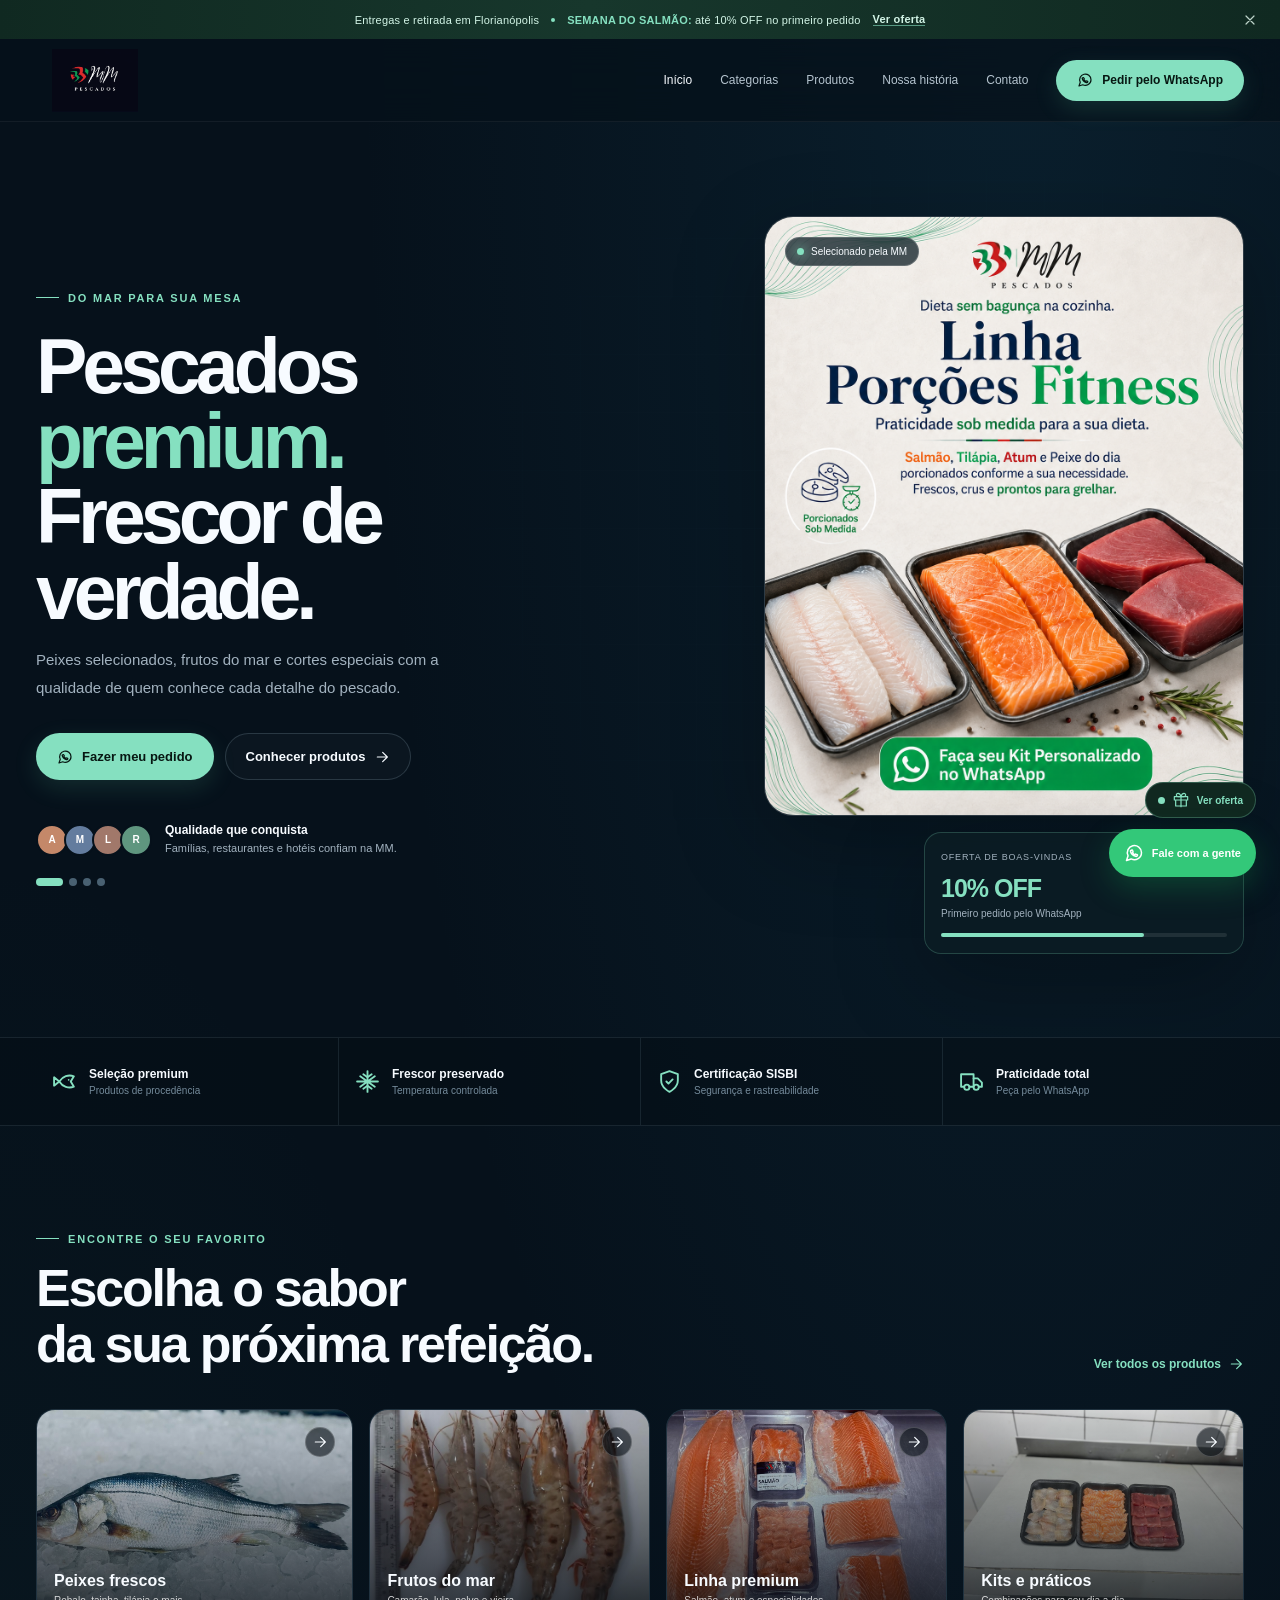
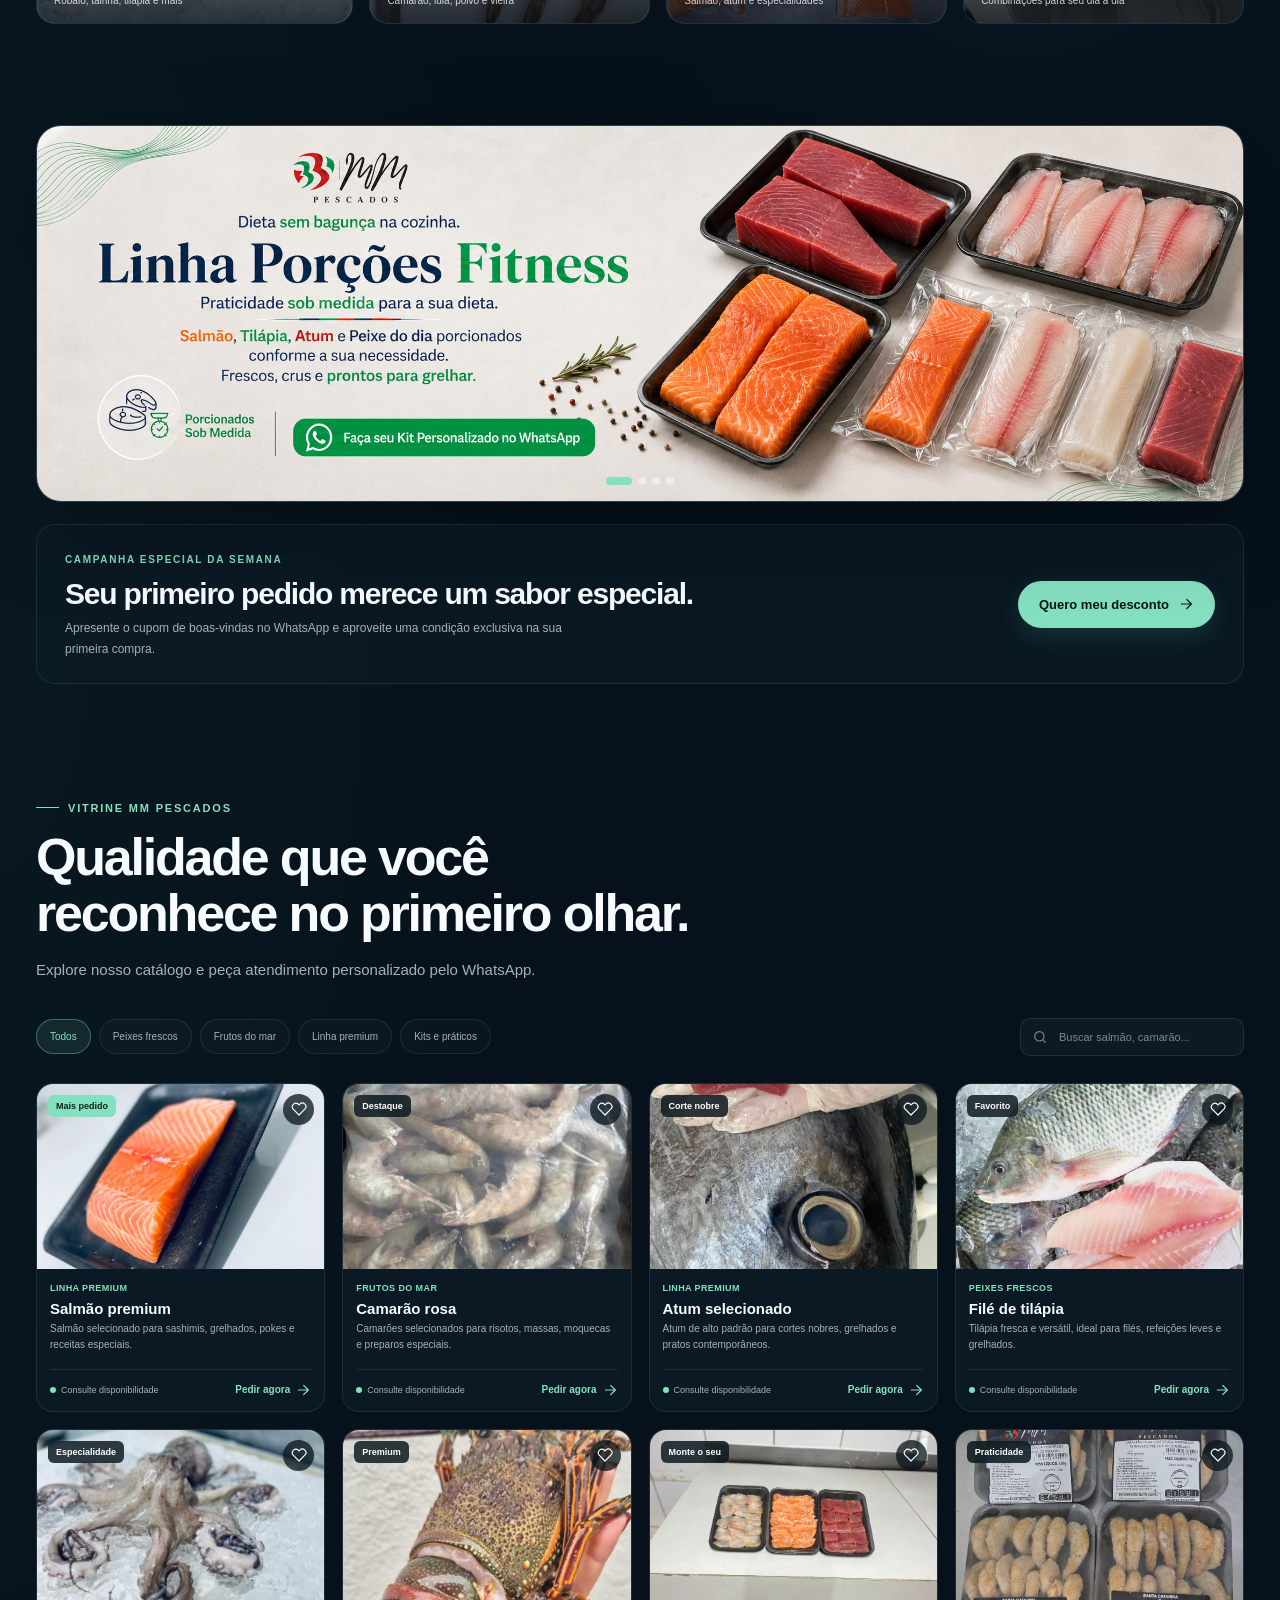
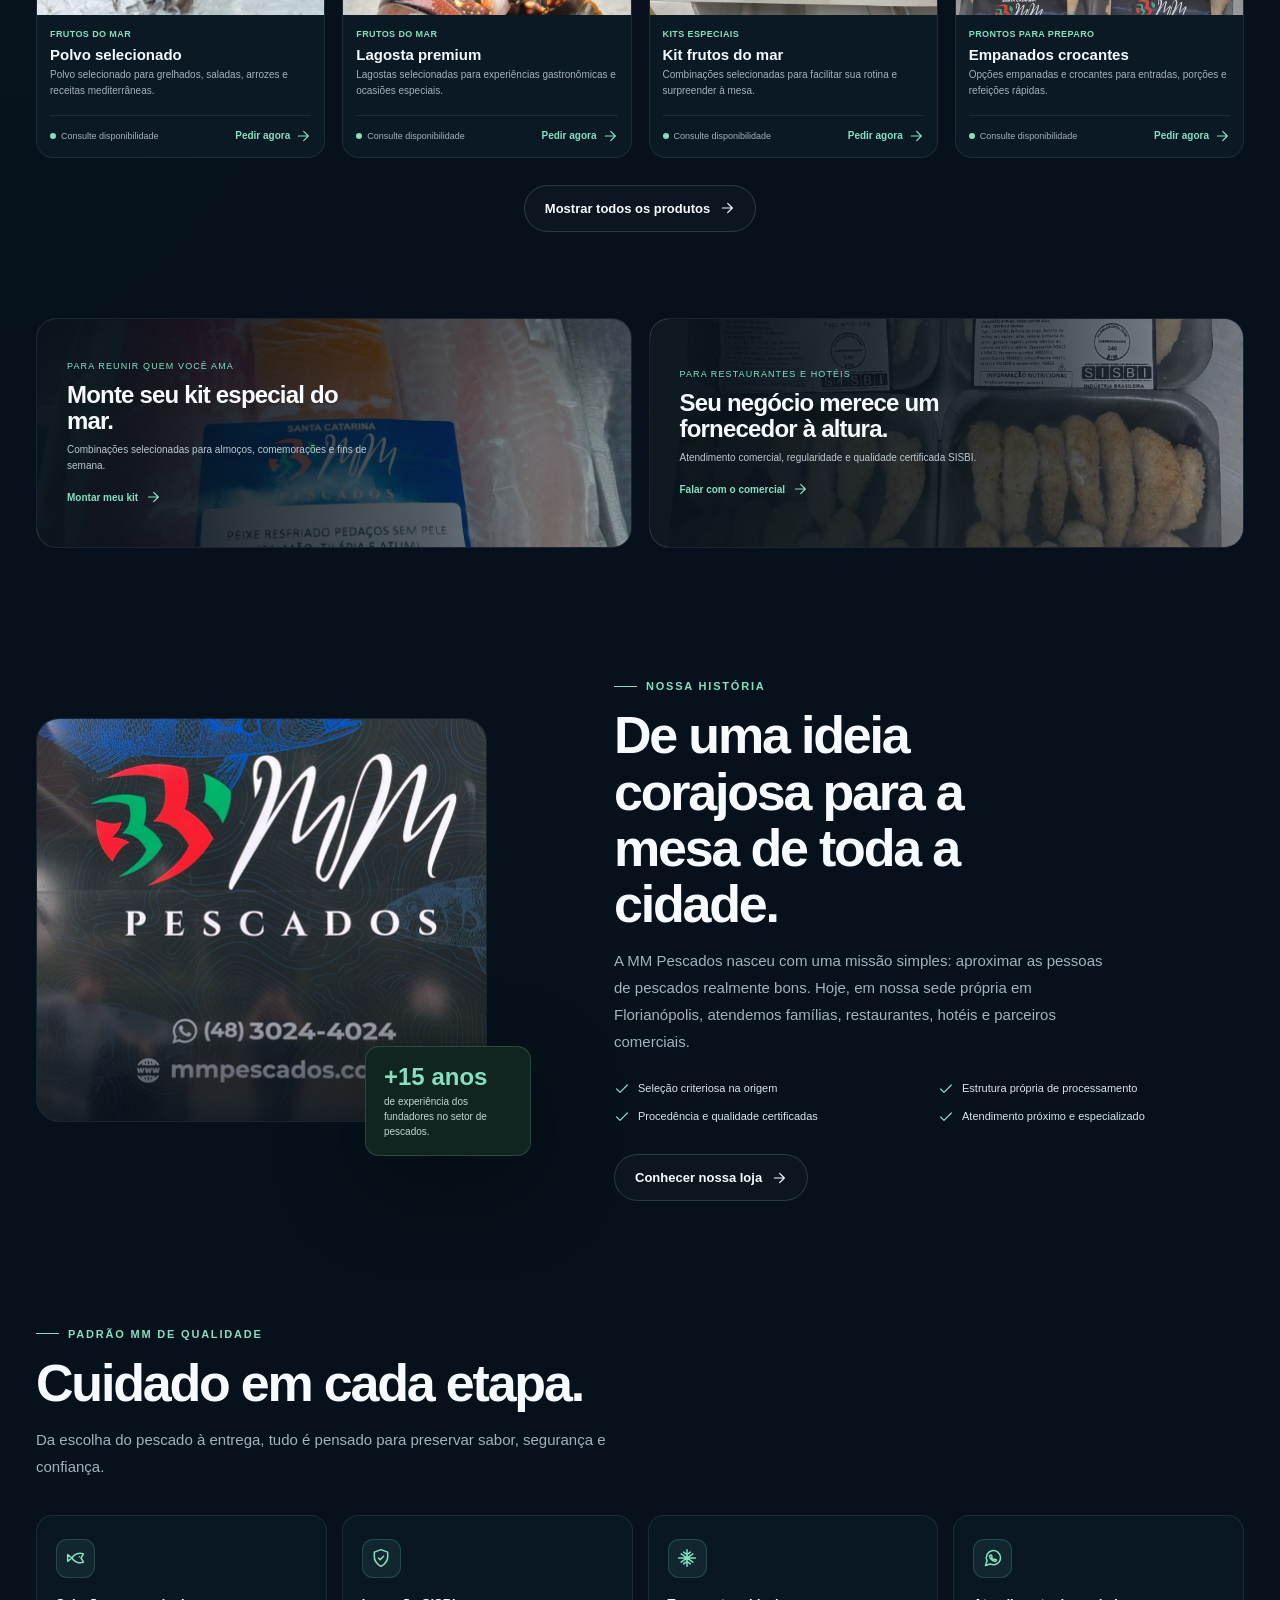
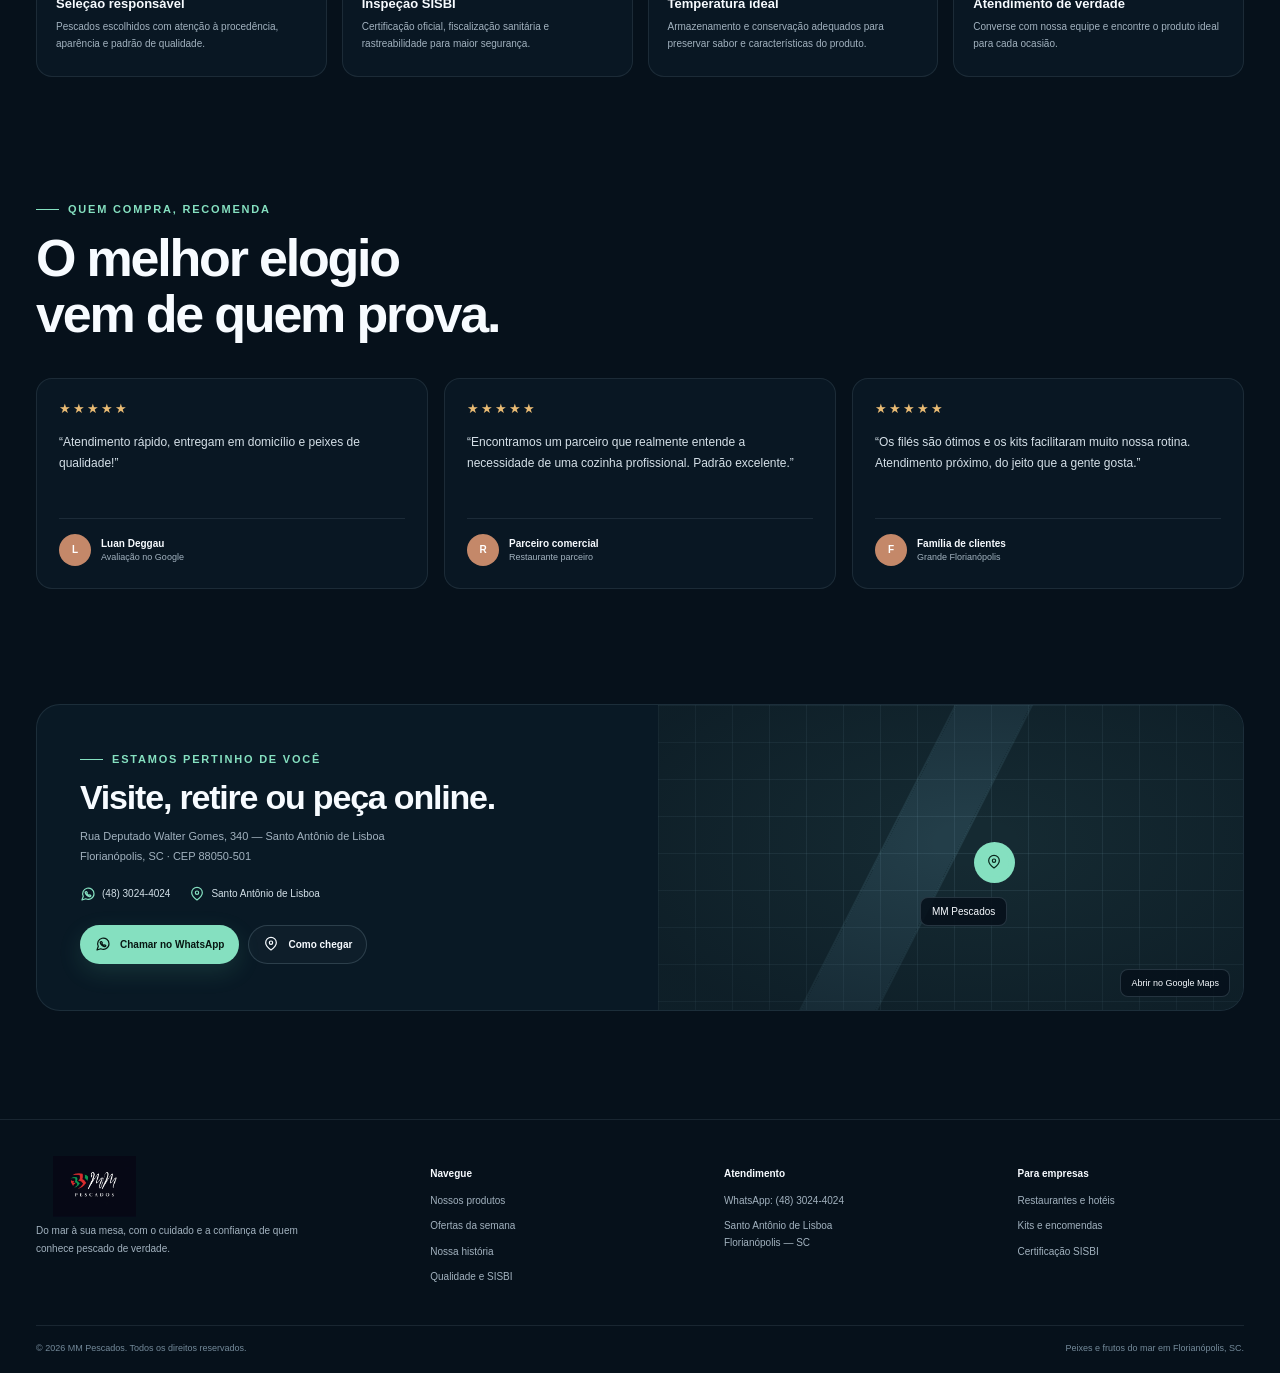
<file: index.html>
<!DOCTYPE html>
<html lang="pt-BR">
<head>
  <!-- Google Tag Manager -->
  <script>(function(w,d,s,l,i){w[l]=w[l]||[];w[l].push({'gtm.start':
  new Date().getTime(),event:'gtm.js'});var f=d.getElementsByTagName(s)[0],
  j=d.createElement(s),dl=l!='dataLayer'?'&l='+l:'';j.async=true;j.src=
  'https://www.googletagmanager.com/gtm.js?id='+i+dl;f.parentNode.insertBefore(j,f);
  })(window,document,'script','dataLayer','GTM-KS7DFMBF');</script>
  <!-- End Google Tag Manager -->

  <meta charset="UTF-8" />
  <meta name="viewport" content="width=device-width, initial-scale=1.0" />
  <meta name="theme-color" content="#06111b" />

  <title>MM Pescados | Peixes Frescos e Frutos do Mar em Florianópolis</title>

  <meta name="description" content="MM Pescados em Florianópolis: peixes frescos, filés premium, frutos do mar, congelados e empanados com atendimento pelo WhatsApp, loja virtual e presencial." />
  <meta name="keywords" content="MM Pescados, peixaria Florianópolis, peixes frescos Santo Antônio de Lisboa, frutos do mar Florianópolis, filés de peixe, congelados, empanados, pescados Florianópolis" />
  <meta name="author" content="MM Pescados" />
  <meta name="robots" content="index, follow" />

  <link rel="canonical" href="https://mmpescados.com.br/" />

  <!-- Open Graph -->
  <meta property="og:type" content="website" />
  <meta property="og:locale" content="pt_BR" />
  <meta property="og:url" content="https://mmpescados.com.br/" />
  <meta property="og:site_name" content="MM Pescados" />
  <meta property="og:title" content="MM Pescados | Peixes Frescos e Frutos do Mar" />
  <meta property="og:description" content="Produtos selecionados, frescos e de qualidade premium em Florianópolis. Compre presencialmente, pelo WhatsApp ou loja virtual." />
  <meta property="og:image" content="https://mmpescados.com.br/assets/img/logo.png" />
  <meta property="og:image:secure_url" content="https://mmpescados.com.br/assets/img/logo.png" />
  <meta property="og:image:type" content="image/png" />
  <meta property="og:image:width" content="1200" />
  <meta property="og:image:height" content="1200" />
  <meta property="og:image:alt" content="Logo MM Pescados" />

  <!-- Twitter -->
  <meta name="twitter:card" content="summary_large_image" />
  <meta name="twitter:title" content="MM Pescados | Peixes Frescos em Florianópolis" />
  <meta name="twitter:description" content="Peixes frescos, filés premium, frutos do mar, congelados e empanados com atendimento prático." />
  <meta name="twitter:image" content="https://mmpescados.com.br/assets/img/logo.png" />

  <!-- Favicons -->
  <link rel="icon" type="image/png" href="/assets/img/logo.png" />
  <link rel="shortcut icon" href="/assets/img/logo.png" />
  <link rel="apple-touch-icon" href="/assets/img/logo.png" />

  <!-- Preload dos banners do hero -->
  <link rel="preload" as="image" href="./assets/banner/BANNER1.png" />

  <!-- CSS -->
  <link rel="stylesheet" href="styles.css" />

  <!-- Schema.org -->
  <script type="application/ld+json">
  {
    "@context": "https://schema.org",
    "@type": "Store",
    "name": "MM Pescados",
    "image": "https://mmpescados.com.br/assets/img/logo.png",
    "url": "https://mmpescados.com.br/",
    "telephone": "+55 48 3024-4024",
    "address": {
      "@type": "PostalAddress",
      "streetAddress": "Rua Deputado Walter Gomes, 340",
      "addressLocality": "Florianópolis",
      "addressRegion": "SC",
      "postalCode": "88050-501",
      "addressCountry": "BR"
    },
    "priceRange": "$$",
    "servesCuisine": "Pescados e frutos do mar",
    "areaServed": "Florianópolis"
  }
  </script>
</head>

<body>
  <!-- Google Tag Manager (noscript) -->
  <noscript><iframe src="https://www.googletagmanager.com/ns.html?id=GTM-KS7DFMBF"
  height="0" width="0" style="display:none;visibility:hidden"></iframe></noscript>
  <!-- End Google Tag Manager (noscript) -->

  <svg aria-hidden="true" style="position:absolute;width:0;height:0;overflow:hidden">
    <symbol id="i-arrow" viewBox="0 0 24 24"><path d="M5 12h14M13 5l7 7-7 7"/></symbol>
    <symbol id="i-check" viewBox="0 0 24 24"><path d="M20 6 9 17l-5-5"/></symbol>
    <symbol id="i-fish" viewBox="0 0 24 24"><path d="M7 12c3-5 9-7 14-5l-3 5 3 5c-5 2-11 0-14-5Z"/><path d="m7 12-5-4v8l5-4Z"/><circle cx="16" cy="10.5" r=".8" fill="currentColor" stroke="none"/></symbol>
    <symbol id="i-shield" viewBox="0 0 24 24"><path d="M12 22s8-4 8-11V5l-8-3-8 3v6c0 7 8 11 8 11Z"/><path d="m9 12 2 2 4-4"/></symbol>
    <symbol id="i-truck" viewBox="0 0 24 24"><path d="M10 17h4V5H2v12h3"/><path d="M14 9h4l4 4v4h-3"/><circle cx="7.5" cy="17.5" r="2.5"/><circle cx="16.5" cy="17.5" r="2.5"/></symbol>
    <symbol id="i-snow" viewBox="0 0 24 24"><path d="m2 12 20 0M12 2v20m-7-15 14 10M5 17 19 7"/><path d="m8 5 4 3 4-3m-8 14 4-3 4 3"/></symbol>
    <symbol id="i-search" viewBox="0 0 24 24"><circle cx="11" cy="11" r="7"/><path d="m16 16 4 4"/></symbol>
    <symbol id="i-pin" viewBox="0 0 24 24"><path d="M20 10c0 5-8 11-8 11S4 15 4 10a8 8 0 0 1 16 0Z"/><circle cx="12" cy="10" r="2.5"/></symbol>
    <symbol id="i-heart" viewBox="0 0 24 24"><path d="M20.8 4.6a5.4 5.4 0 0 0-7.6 0L12 5.8l-1.2-1.2a5.4 5.4 0 0 0-7.6 7.6l1.2 1.2L12 21l7.6-7.6 1.2-1.2a5.4 5.4 0 0 0 0-7.6Z"/></symbol>
    <symbol id="i-close" viewBox="0 0 24 24"><path d="m18 6-12 12M6 6l12 12"/></symbol>
    <symbol id="i-menu" viewBox="0 0 24 24"><path d="M4 6h16M4 12h16M4 18h16"/></symbol>
    <symbol id="i-message" viewBox="0 0 24 24"><path d="M21 11.5a8.5 8.5 0 0 1-12.4 7.6L3 21l1.9-5.6A8.5 8.5 0 1 1 21 11.5Z"/><path d="M8.7 8.9c.2-.5.4-.5.7-.5h.4c.1 0 .3 0 .4.3l.7 1.6c.1.2 0 .4-.1.6l-.5.5a6.5 6.5 0 0 0 2.8 2.7l.6-.7c.1-.2.3-.2.5-.1l1.7.8c.2.1.3.2.3.4 0 .4-.2 1-.6 1.2-.4.3-1 .5-1.6.3-3-.9-5.6-3.6-6.2-6-.1-.4 0-.8.2-1.1Z"/></symbol>
    <symbol id="i-bag" viewBox="0 0 24 24"><path d="M6 7h12l1 13H5L6 7Z"/><path d="M9 7V5a3 3 0 0 1 6 0v2"/></symbol>
    <symbol id="i-gift" viewBox="0 0 24 24"><path d="M20 12v9H4v-9m-2-5h20v5H2zM12 22V7"/><path d="M12 7H7.5a2.5 2.5 0 1 1 0-5C11 2 12 7 12 7Zm0 0h4.5a2.5 2.5 0 1 0 0-5C13 2 12 7 12 7Z"/></symbol>
    <symbol id="i-clock" viewBox="0 0 24 24"><circle cx="12" cy="12" r="9"/><path d="M12 7v5l3 2"/></symbol>
  </svg>

  <div class="announcement" id="announcement">
    <span class="delivery-copy">Entregas e retirada em Florianópolis</span>
    <span class="dot"></span>
    <span><strong>SEMANA DO SALMÃO:</strong> até 10% OFF no primeiro pedido</span>
    <a href="#ofertas">Ver oferta</a>
    <button class="announcement-close" id="closeAnnouncement" aria-label="Fechar aviso"><svg class="icon icon-sm"><use href="#i-close"></use></svg></button>
  </div>

  <header class="site-header">
    <div class="container nav-wrap">
      <a href="#inicio" class="brand" aria-label="MM Pescados — início"><img src="./assets/img/logo-mm-oficial.png" alt="MM Pescados"></a>
      <button class="nav-toggle" id="navToggle" aria-label="Abrir menu" aria-expanded="false"><svg class="icon"><use href="#i-menu"></use></svg></button>
      <nav class="desktop-nav" id="mainNav" aria-label="Navegação principal">
        <a class="is-active" href="#inicio">Início</a>
        <a href="#categorias">Categorias</a>
        <a href="#produtos">Produtos</a>
        <a href="#sobre">Nossa história</a>
        <a href="#contato">Contato</a>
        <a class="pill pill-primary nav-cta wa-link" data-message="Olá! Gostaria de conhecer os produtos da MM Pescados."><svg class="icon icon-sm"><use href="#i-message"></use></svg>Pedir pelo WhatsApp</a>
      </nav>
    </div>
  </header>

  <main>
    <section class="hero" id="inicio">
      <div class="container hero-grid">
        <div>
          <span class="eyebrow">Do mar para sua mesa</span>
          <h1>Pescados <span>premium.</span><br>Frescor de verdade.</h1>
          <p class="hero-copy">Peixes selecionados, frutos do mar e cortes especiais com a qualidade de quem conhece cada detalhe do pescado.</p>
          <div class="hero-actions">
            <a class="pill pill-primary wa-link" data-message="Olá! Quero fazer um pedido na MM Pescados."><svg class="icon icon-sm"><use href="#i-message"></use></svg>Fazer meu pedido</a>
            <a href="#produtos" class="pill pill-ghost">Conhecer produtos <svg class="icon icon-sm"><use href="#i-arrow"></use></svg></a>
          </div>
          <div class="hero-proof">
            <div class="avatars"><span class="avatar">A</span><span class="avatar">M</span><span class="avatar">L</span><span class="avatar">R</span></div>
            <div class="proof-copy"><strong>Qualidade que conquista</strong>Famílias, restaurantes e hotéis confiam na MM.</div>
          </div>
          <div class="hero-pager" id="heroPager" aria-label="Campanhas em destaque"></div>
        </div>
        <div class="hero-visual">
          <div class="hero-image-card">
            <div class="hero-slides" id="heroSlides"></div>
            <span class="fresh-badge">Selecionado pela MM</span>
            <div class="hero-image-overlay"><div><span id="heroImageCategory">Linha premium</span><strong id="heroImageTitle">Salmão selecionado</strong></div><svg class="icon"><use href="#i-arrow"></use></svg></div>
          </div>
          <div class="floating-offer"><div class="floating-offer-label"><span>Oferta de boas-vindas</span><svg class="icon icon-sm"><use href="#i-gift"></use></svg></div><div class="floating-offer-value">10% OFF</div><small>Primeiro pedido pelo WhatsApp</small><div class="offer-progress"></div></div>
        </div>
      </div>
    </section>

    <section class="trust-strip" aria-label="Diferenciais MM Pescados">
      <div class="container trust-grid">
        <div class="trust-item"><svg class="icon icon-lg trust-icon"><use href="#i-fish"></use></svg><div class="trust-copy"><strong>Seleção premium</strong><span>Produtos de procedência</span></div></div>
        <div class="trust-item"><svg class="icon icon-lg trust-icon"><use href="#i-snow"></use></svg><div class="trust-copy"><strong>Frescor preservado</strong><span>Temperatura controlada</span></div></div>
        <div class="trust-item"><svg class="icon icon-lg trust-icon"><use href="#i-shield"></use></svg><div class="trust-copy"><strong>Certificação SISBI</strong><span>Segurança e rastreabilidade</span></div></div>
        <div class="trust-item"><svg class="icon icon-lg trust-icon"><use href="#i-truck"></use></svg><div class="trust-copy"><strong>Praticidade total</strong><span>Peça pelo WhatsApp</span></div></div>
      </div>
    </section>

    <section class="categories" id="categorias">
      <div class="container">
        <div class="section-head"><div><span class="eyebrow">Encontre o seu favorito</span><h2 class="section-title">Escolha o sabor<br>da sua próxima refeição.</h2></div><a href="#produtos" class="text-link">Ver todos os produtos <svg class="icon icon-sm"><use href="#i-arrow"></use></svg></a></div>
        <div class="category-grid">
          <button class="category-card" data-category="peixes"><img src="./assets/FOTOS/Robalo/ROBALO1.jpeg" alt="Peixes frescos"><span class="category-arrow"><svg class="icon icon-sm"><use href="#i-arrow"></use></svg></span><span class="category-content"><h3>Peixes frescos</h3><p>Robalo, tainha, tilápia e mais</p></span></button>
          <button class="category-card" data-category="frutos"><img src="./assets/FOTOS/Camarao/CAMARAO%20ROSA.jpeg" alt="Camarões e frutos do mar"><span class="category-arrow"><svg class="icon icon-sm"><use href="#i-arrow"></use></svg></span><span class="category-content"><h3>Frutos do mar</h3><p>Camarão, lula, polvo e vieira</p></span></button>
          <button class="category-card" data-category="premium"><img src="./assets/FOTOS/Salmao/SALMAO1.jpeg" alt="Linha premium de pescados"><span class="category-arrow"><svg class="icon icon-sm"><use href="#i-arrow"></use></svg></span><span class="category-content"><h3>Linha premium</h3><p>Salmão, atum e especialidades</p></span></button>
          <button class="category-card" data-category="kits"><img src="./assets/FOTOS/kits/kit1.jpeg" alt="Kits e produtos práticos"><span class="category-arrow"><svg class="icon icon-sm"><use href="#i-arrow"></use></svg></span><span class="category-content"><h3>Kits e práticos</h3><p>Combinações para seu dia a dia</p></span></button>
        </div>
      </div>
    </section>

    <section class="campaign" id="ofertas">
      <div class="container">
        <div class="banner-carousel" id="bannerCarousel" aria-label="Campanhas MM Pescados" aria-roledescription="carrossel">
          <div class="banner-track" id="bannerTrack"></div>
          <button class="banner-nav prev" id="bannerPrev" aria-label="Banner anterior"><svg class="icon icon-sm" style="transform:rotate(180deg)"><use href="#i-arrow"></use></svg></button>
          <button class="banner-nav next" id="bannerNext" aria-label="Próximo banner"><svg class="icon icon-sm"><use href="#i-arrow"></use></svg></button>
          <div class="banner-dots" id="bannerDots"></div>
        </div>
        <div class="campaign-cta">
          <div>
            <span class="campaign-kicker">Campanha especial da semana</span>
            <h2>Seu primeiro pedido merece um sabor especial.</h2>
            <p>Apresente o cupom de boas-vindas no WhatsApp e aproveite uma condição exclusiva na sua primeira compra.</p>
          </div>
          <a class="pill pill-primary open-promo">Quero meu desconto <svg class="icon icon-sm"><use href="#i-arrow"></use></svg></a>
        </div>
      </div>
    </section>

    <section class="catalog" id="produtos">
      <div class="container">
        <div class="section-head"><div><span class="eyebrow">Vitrine MM Pescados</span><h2 class="section-title">Qualidade que você<br>reconhece no primeiro olhar.</h2><p class="section-copy">Explore nosso catálogo e peça atendimento personalizado pelo WhatsApp.</p></div></div>
        <div class="catalog-toolbar">
          <div class="filter-list" role="group" aria-label="Filtrar produtos">
            <button class="filter is-active" data-filter="todos">Todos</button>
            <button class="filter" data-filter="peixes">Peixes frescos</button>
            <button class="filter" data-filter="frutos">Frutos do mar</button>
            <button class="filter" data-filter="premium">Linha premium</button>
            <button class="filter" data-filter="kits">Kits e práticos</button>
          </div>
          <label class="search-box"><svg class="icon icon-sm"><use href="#i-search"></use></svg><input id="searchInput" type="search" placeholder="Buscar salmão, camarão..." aria-label="Buscar produtos"></label>
        </div>
        <div class="product-grid" id="productGrid" aria-live="polite"></div>
        <div class="catalog-footer"><button class="pill pill-ghost" id="showAllProducts">Mostrar todos os produtos <svg class="icon icon-sm"><use href="#i-arrow"></use></svg></button></div>

        <div class="secondary-banners">
          <article class="mini-banner"><img src="./assets/FOTOS/kits/KIT2.jpeg" alt="Kit especial de pescados"><div class="mini-banner-copy"><span class="mini-banner-kicker">Para reunir quem você ama</span><h3>Monte seu kit especial do mar.</h3><p>Combinações selecionadas para almoços, comemorações e fins de semana.</p><a class="text-link wa-link" data-message="Olá! Quero montar um kit especial de pescados.">Montar meu kit <svg class="icon icon-sm"><use href="#i-arrow"></use></svg></a></div></article>
          <article class="mini-banner"><img src="./assets/FOTOS/EMPANADOS/EMPANADOS.jpeg" alt="Pescados premium para restaurantes"><div class="mini-banner-copy"><span class="mini-banner-kicker">Para restaurantes e hotéis</span><h3>Seu negócio merece um fornecedor à altura.</h3><p>Atendimento comercial, regularidade e qualidade certificada SISBI.</p><a class="text-link wa-link" data-message="Olá! Gostaria de conversar sobre fornecimento para meu restaurante ou hotel.">Falar com o comercial <svg class="icon icon-sm"><use href="#i-arrow"></use></svg></a></div></article>
        </div>
      </div>
    </section>

    <section class="about" id="sobre">
      <div class="container about-grid">
        <div class="about-media"><div class="about-photo"><img src="./assets/img/fachada-mm-pescados.jpg" alt="MM Pescados em Florianópolis"></div><div class="about-stamp"><strong>+15 anos</strong><span>de experiência dos fundadores no setor de pescados.</span></div></div>
        <div class="about-content"><span class="eyebrow">Nossa história</span><h2 class="section-title">De uma ideia corajosa para a mesa de toda a cidade.</h2><p class="section-copy">A MM Pescados nasceu com uma missão simples: aproximar as pessoas de pescados realmente bons. Hoje, em nossa sede própria em Florianópolis, atendemos famílias, restaurantes, hotéis e parceiros comerciais.</p><div class="about-list"><div><svg class="icon icon-sm"><use href="#i-check"></use></svg>Seleção criteriosa na origem</div><div><svg class="icon icon-sm"><use href="#i-check"></use></svg>Estrutura própria de processamento</div><div><svg class="icon icon-sm"><use href="#i-check"></use></svg>Procedência e qualidade certificadas</div><div><svg class="icon icon-sm"><use href="#i-check"></use></svg>Atendimento próximo e especializado</div></div><a class="pill pill-ghost" href="#contato">Conhecer nossa loja <svg class="icon icon-sm"><use href="#i-arrow"></use></svg></a></div>
      </div>
    </section>

    <section class="quality" id="qualidade">
      <div class="container"><div class="section-head"><div><span class="eyebrow">Padrão MM de qualidade</span><h2 class="section-title">Cuidado em cada etapa.</h2><p class="section-copy">Da escolha do pescado à entrega, tudo é pensado para preservar sabor, segurança e confiança.</p></div></div><div class="quality-grid">
        <article class="quality-card"><div class="quality-symbol"><svg class="icon"><use href="#i-fish"></use></svg></div><h3>Seleção responsável</h3><p>Pescados escolhidos com atenção à procedência, aparência e padrão de qualidade.</p></article>
        <article class="quality-card"><div class="quality-symbol"><svg class="icon"><use href="#i-shield"></use></svg></div><h3>Inspeção SISBI</h3><p>Certificação oficial, fiscalização sanitária e rastreabilidade para maior segurança.</p></article>
        <article class="quality-card"><div class="quality-symbol"><svg class="icon"><use href="#i-snow"></use></svg></div><h3>Temperatura ideal</h3><p>Armazenamento e conservação adequados para preservar sabor e características do produto.</p></article>
        <article class="quality-card"><div class="quality-symbol"><svg class="icon"><use href="#i-message"></use></svg></div><h3>Atendimento de verdade</h3><p>Converse com nossa equipe e encontre o produto ideal para cada ocasião.</p></article>
      </div></div>
    </section>

    <section class="reviews" id="avaliacoes">
      <div class="container"><div class="section-head"><div><span class="eyebrow">Quem compra, recomenda</span><h2 class="section-title">O melhor elogio<br>vem de quem prova.</h2></div></div><div class="reviews-grid">
        <article class="review-card"><div class="review-stars">★★★★★</div><blockquote>“Atendimento rápido, entregam em domicílio e peixes de qualidade!”</blockquote><div class="review-person"><span class="avatar">L</span><div><strong>Luan Deggau</strong><span>Avaliação no Google</span></div></div></article>
        <article class="review-card"><div class="review-stars">★★★★★</div><blockquote>“Encontramos um parceiro que realmente entende a necessidade de uma cozinha profissional. Padrão excelente.”</blockquote><div class="review-person"><span class="avatar">R</span><div><strong>Parceiro comercial</strong><span>Restaurante parceiro</span></div></div></article>
        <article class="review-card"><div class="review-stars">★★★★★</div><blockquote>“Os filés são ótimos e os kits facilitaram muito nossa rotina. Atendimento próximo, do jeito que a gente gosta.”</blockquote><div class="review-person"><span class="avatar">F</span><div><strong>Família de clientes</strong><span>Grande Florianópolis</span></div></div></article>
      </div></div>
    </section>

    <section class="contact" id="contato">
      <div class="container"><div class="contact-card"><div class="contact-copy"><span class="eyebrow">Estamos pertinho de você</span><h2>Visite, retire ou peça online.</h2><p>Rua Deputado Walter Gomes, 340 — Santo Antônio de Lisboa<br>Florianópolis, SC · CEP 88050-501</p><div class="contact-meta"><span><svg class="icon icon-sm"><use href="#i-message"></use></svg>(48) 3024-4024</span><span><svg class="icon icon-sm"><use href="#i-pin"></use></svg>Santo Antônio de Lisboa</span></div><div class="contact-actions"><a class="pill pill-primary wa-link" data-message="Olá! Gostaria de atendimento da MM Pescados."><svg class="icon icon-sm"><use href="#i-message"></use></svg>Chamar no WhatsApp</a><a class="pill pill-ghost" href="https://www.google.com/maps/search/?api=1&query=Rua%20Deputado%20Walter%20Gomes%20340%20Florian%C3%B3polis%20SC" target="_blank" rel="noopener"><svg class="icon icon-sm"><use href="#i-pin"></use></svg>Como chegar</a></div></div><div class="contact-map" aria-label="Representação da localização em Santo Antônio de Lisboa"><div class="map-pin"><svg class="icon icon-sm"><use href="#i-pin"></use></svg></div><div class="map-label">MM Pescados</div><a class="map-action" target="_blank" rel="noopener" href="https://www.google.com/maps/search/?api=1&query=Rua%20Deputado%20Walter%20Gomes%20340%20Florian%C3%B3polis%20SC">Abrir no Google Maps</a></div></div></div>
    </section>
  </main>

  <footer class="footer"><div class="container"><div class="footer-main"><div class="footer-brand"><img src="./assets/img/logo-mm-oficial.png" alt="MM Pescados"><p>Do mar à sua mesa, com o cuidado e a confiança de quem conhece pescado de verdade.</p></div><div class="footer-group"><h3>Navegue</h3><a href="#produtos">Nossos produtos</a><a href="#ofertas">Ofertas da semana</a><a href="#sobre">Nossa história</a><a href="#qualidade">Qualidade e SISBI</a></div><div class="footer-group"><h3>Atendimento</h3><a class="wa-link" data-message="Olá! Gostaria de atendimento da MM Pescados.">WhatsApp: (48) 3024-4024</a><p>Santo Antônio de Lisboa<br>Florianópolis — SC</p></div><div class="footer-group"><h3>Para empresas</h3><a class="wa-link" data-message="Olá! Quero informações sobre fornecimento comercial.">Restaurantes e hotéis</a><a class="wa-link" data-message="Olá! Gostaria de conhecer os kits de pescados.">Kits e encomendas</a><a href="#qualidade">Certificação SISBI</a></div></div><div class="footer-bottom"><span>© 2026 MM Pescados. Todos os direitos reservados.</span><span>Peixes e frutos do mar em Florianópolis, SC.</span></div></div></footer>

  <button class="promo-float open-promo"><svg class="icon icon-sm"><use href="#i-gift"></use></svg>Ver oferta</button>
  <a class="whatsapp-float wa-link" data-message="Olá! Vim pelo site da MM Pescados e gostaria de atendimento."><svg class="icon"><use href="#i-message"></use></svg><span>Fale com a gente</span></a>

  <div class="modal-backdrop" id="promoBackdrop" aria-hidden="true"><div class="campaign-modal" role="dialog" aria-modal="true" aria-labelledby="promoTitle"><button class="modal-close close-modal" aria-label="Fechar promoção"><svg class="icon icon-sm"><use href="#i-close"></use></svg></button><div class="campaign-modal-media"><img src="./assets/banner2/BANNER1.png" alt="Frutos do mar MM Pescados"><span class="modal-photo-caption">Qualidade premium, do mar à sua mesa.</span></div><div class="campaign-modal-content"><span class="modal-kicker">Oferta de boas-vindas</span><h2>Seu primeiro pedido com <span>10% OFF.</span></h2><p>Copie o cupom e envie para nossa equipe no WhatsApp. Vamos ajudar você a escolher os melhores pescados.</p><div class="coupon-line"><strong>PRIMEIROPEDIDO</strong><button class="coupon-copy" id="copyCoupon">Copiar cupom</button></div><a class="pill pill-primary wa-link" data-message="Olá! Quero usar o cupom PRIMEIROPEDIDO na minha primeira compra."><svg class="icon icon-sm"><use href="#i-message"></use></svg>Usar cupom pelo WhatsApp</a><span class="modal-note">Campanha demonstrativa. Condições sujeitas à confirmação.</span></div></div></div>

  <div class="modal-backdrop" id="productBackdrop" aria-hidden="true"><div class="product-modal" role="dialog" aria-modal="true" aria-labelledby="productModalTitle"><button class="modal-close close-modal" aria-label="Fechar detalhes"><svg class="icon icon-sm"><use href="#i-close"></use></svg></button><div class="product-modal-media"><img id="productModalImage" src="./assets/FOTOS/Salmao/SALMAO1.jpeg" alt=""></div><div class="product-modal-content"><span class="eyebrow" id="productModalCategory">Linha premium</span><h2 id="productModalTitle">Salmão selecionado</h2><p id="productModalDescription"></p><div class="product-detail-list"><span><svg class="icon icon-sm"><use href="#i-shield"></use></svg>Procedência e qualidade certificadas</span><span><svg class="icon icon-sm"><use href="#i-snow"></use></svg>Conservação e temperatura controladas</span><span><svg class="icon icon-sm"><use href="#i-message"></use></svg>Consulte disponibilidade e valores</span></div><a class="pill pill-primary" id="productModalOrder" target="_blank" rel="noopener"><svg class="icon icon-sm"><use href="#i-message"></use></svg>Pedir pelo WhatsApp</a></div></div></div>
  <div class="toast" id="toast" role="status"></div>

  <script src="script.js" defer></script>
</body>
</html>
</file>
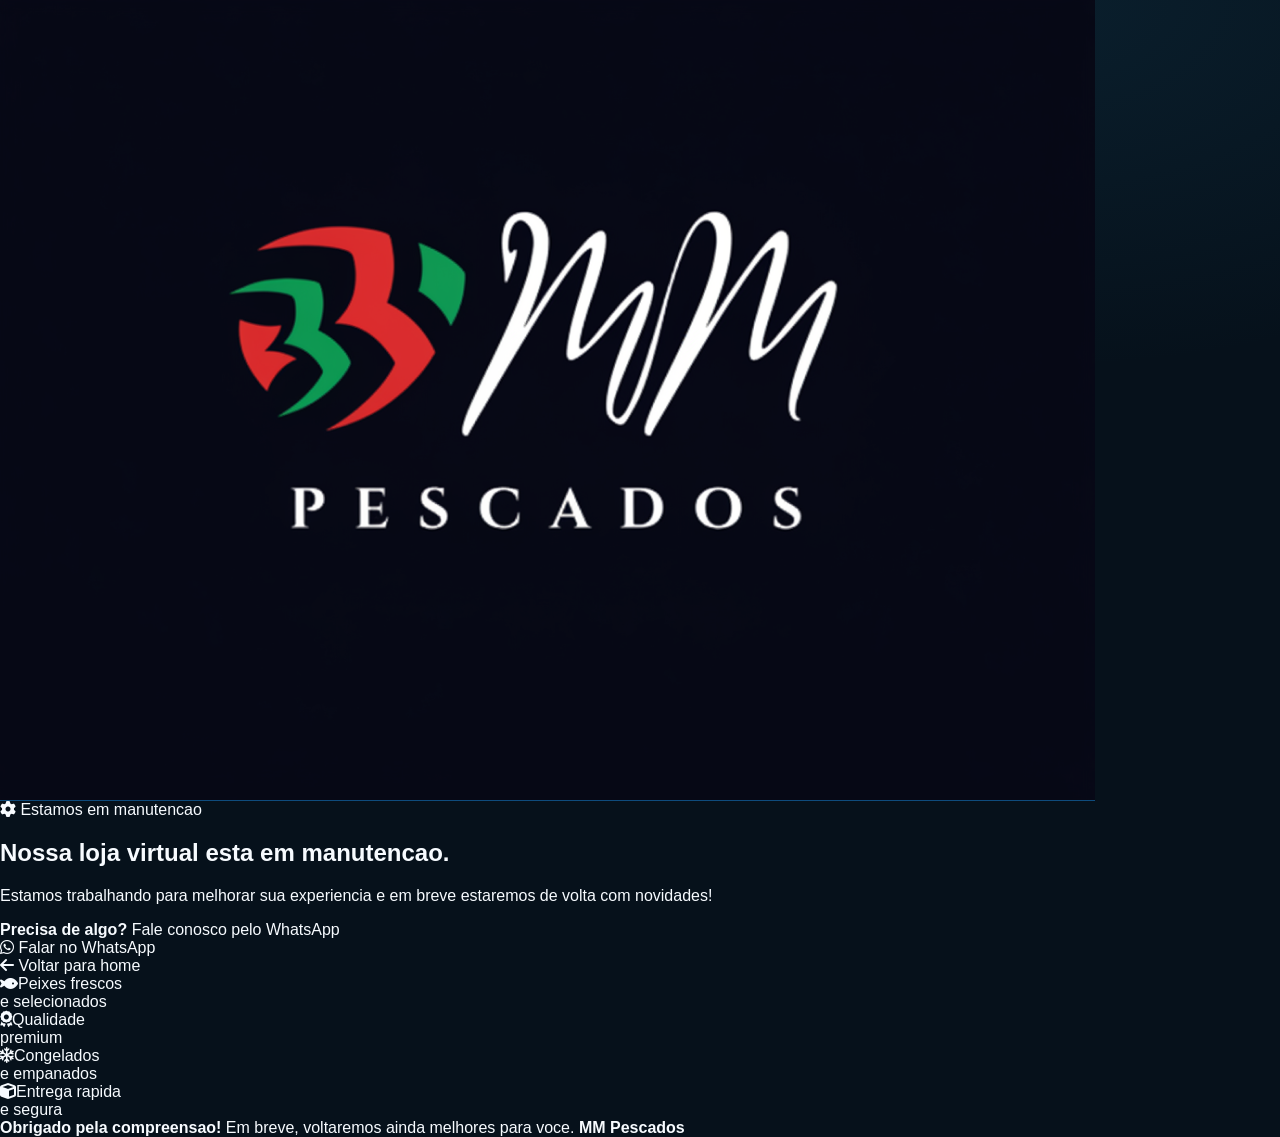
<file: manutencao.html>
<!DOCTYPE html>
<html lang="pt-BR">
<head>
  <!-- Google Tag Manager -->
  <script>(function(w,d,s,l,i){w[l]=w[l]||[];w[l].push({'gtm.start':
  new Date().getTime(),event:'gtm.js'});var f=d.getElementsByTagName(s)[0],
  j=d.createElement(s),dl=l!='dataLayer'?'&l='+l:'';j.async=true;j.src=
  'https://www.googletagmanager.com/gtm.js?id='+i+dl;f.parentNode.insertBefore(j,f);
  })(window,document,'script','dataLayer','GTM-KS7DFMBF');</script>
  <!-- End Google Tag Manager -->

  <meta charset="UTF-8" />
  <meta name="viewport" content="width=device-width, initial-scale=1.0" />
  <title>Loja em Manutencao | MM Pescados</title>
  <meta name="description" content="A loja virtual da MM Pescados esta em manutencao. Fale conosco pelo WhatsApp para fazer seu pedido." />
  <meta name="theme-color" content="#041b2a" />
  <link rel="stylesheet" href="https://cdnjs.cloudflare.com/ajax/libs/font-awesome/6.7.2/css/all.min.css" />
  <link rel="stylesheet" href="styles.css" />
  <link rel="icon" type="image/png" sizes="32x32" href="assets/img/logo.png">
</head>
<body class="maintenance-page">
  <!-- Google Tag Manager (noscript) -->
  <noscript><iframe src="https://www.googletagmanager.com/ns.html?id=GTM-KS7DFMBF"
  height="0" width="0" style="display:none;visibility:hidden"></iframe></noscript>
  <!-- End Google Tag Manager (noscript) -->

  <main class="maintenance-shell" aria-labelledby="maintenanceTitle">
    <div class="maintenance-logo" aria-label="MM Pescados">
      <img src="assets/img/mm-logo-oficial.png" alt="MM Pescados">
    </div>

    <section class="maintenance-content">
      <span class="maintenance-kicker"><i class="fa-solid fa-gear"></i> Estamos em manutencao</span>
      <h1 id="maintenanceTitle">Nossa loja virtual esta em <span>manutencao.</span></h1>
      <p>Estamos trabalhando para melhorar sua experiencia e em breve estaremos de volta com novidades!</p>

      <div class="maintenance-whatsapp">
        <div>
          <strong>Precisa de algo?</strong>
          <span>Fale conosco pelo WhatsApp</span>
        </div>
        <a href="https://wa.me/554830244024?text=Vim%20do%20site%20da%20MM%20Pescados%20e%20gostaria%20de%20ter%20mais%20informa%C3%A7%C3%B5es" target="_blank" rel="noopener">
          <i class="fa-brands fa-whatsapp"></i> Falar no WhatsApp
        </a>
      </div>

      <a class="maintenance-home-link" href="index.html">
        <i class="fa-solid fa-arrow-left"></i>
        <span>Voltar para home</span>
      </a>

      <div class="maintenance-features" aria-label="Diferenciais MM Pescados">
        <div><i class="fa-solid fa-fish"></i><span>Peixes frescos<br>e selecionados</span></div>
        <div><i class="fa-solid fa-award"></i><span>Qualidade<br>premium</span></div>
        <div><i class="fa-regular fa-snowflake"></i><span>Congelados<br>e empanados</span></div>
        <div><i class="fa-solid fa-cube"></i><span>Entrega rapida<br>e segura</span></div>
      </div>

      <div class="maintenance-thanks">
        <strong>Obrigado pela compreensao!</strong>
        <span>Em breve, voltaremos ainda melhores para voce.</span>
        <b>MM Pescados</b>
      </div>
    </section>

    <div class="maintenance-visual" aria-hidden="true"></div>
  </main>
</body>
</html>
</file>
<file: styles.css>
/* MM Pescados — Premium Landing */
:root {
  color-scheme: dark;
  --navy: #06111b;
  --navy-2: #091823;
  --navy-3: #0d1e2b;
  --panel: rgba(13, 31, 44, .8);
  --panel-solid: #0d202e;
  --line: rgba(177, 209, 224, .11);
  --line-strong: rgba(177, 209, 224, .18);
  --white: #f7fbff;
  --muted: #a2b2bf;
  --subtle: #748a9a;
  --mint: #85e0c0;
  --mint-dark: #45c49c;
  --gold: #e9bb74;
  --coral: #ff846d;
  --blue: #71b9ed;
  --shadow: 0 28px 90px rgba(0, 0, 0, .28);
  --radius: 24px;
  --max: 1252px;
  --font: Inter, "Segoe UI", -apple-system, BlinkMacSystemFont, Arial, sans-serif;
}

*, *::before, *::after { box-sizing: border-box; }
html { scroll-behavior: smooth; scroll-padding-top: 116px; }
body {
  margin: 0;
  color: var(--white);
  background:
    radial-gradient(ellipse 72% 45% at 80% 0%, rgba(26, 88, 118, .2), transparent 72%),
    radial-gradient(ellipse 54% 30% at 0% 36%, rgba(36, 93, 83, .10), transparent 74%),
    var(--navy);
  font-family: var(--font);
  -webkit-font-smoothing: antialiased;
}
body.is-locked { overflow: hidden; }
a { color: inherit; text-decoration: none; }
button, input { font: inherit; }
button { color: inherit; }
img { display: block; max-width: 100%; }
.container { width: min(var(--max), calc(100% - 72px)); margin-inline: auto; }
.icon { width: 20px; height: 20px; fill: none; stroke: currentColor; stroke-width: 1.8; stroke-linecap: round; stroke-linejoin: round; flex: 0 0 auto; }
.icon-sm { width: 16px; height: 16px; }
.icon-lg { width: 25px; height: 25px; }
.eyebrow {
  display: inline-flex; align-items: center; gap: 9px; color: var(--mint);
  font-size: 11px; font-weight: 780; letter-spacing: 1.8px; text-transform: uppercase;
}
.eyebrow::before { content: ""; width: 23px; height: 1px; background: currentColor; }
.section { padding: 108px 0; }
.section-title { margin: 15px 0 0; font-size: clamp(35px, 4.3vw, 52px); line-height: 1.08; letter-spacing: -2.2px; }
.section-copy { max-width: 580px; margin: 15px 0 0; color: var(--muted); font-size: 15px; line-height: 1.8; }
.pill {
  display: inline-flex; justify-content: center; align-items: center; gap: 9px;
  min-height: 47px; padding: 0 20px; border: 1px solid transparent;
  border-radius: 999px; font-size: 13px; font-weight: 690; cursor: pointer;
  transition: transform .22s ease, background .22s ease, border-color .22s ease, box-shadow .22s ease;
}
.pill:hover { transform: translateY(-2px); }
.pill-primary { color: #071712; background: var(--mint); box-shadow: 0 8px 25px rgba(97, 210, 168, .14); }
.pill-primary:hover { background: #a4edcf; box-shadow: 0 10px 30px rgba(97, 210, 168, .22); }
.pill-ghost { border-color: var(--line-strong); background: rgba(255,255,255,.025); }
.pill-ghost:hover { border-color: rgba(133, 224, 192, .48); background: rgba(133, 224, 192, .06); }
.pill-white { color: #102019; background: #fff; }
.announcement {
  display: flex; justify-content: center; align-items: center; gap: 12px;
  min-height: 39px; padding: 7px 50px; background: linear-gradient(90deg, #102921 0%, #17372c 46%, #102921 100%);
  color: #d3f5e7; font-size: 11px; letter-spacing: .2px; text-align: center;
}
.announcement strong { color: var(--mint); }
.announcement a { font-weight: 700; border-bottom: 1px solid rgba(133, 224, 192, .6); }
.announcement .dot { width: 4px; height: 4px; border-radius: 50%; background: var(--mint); }
.announcement-close {
  position: absolute; top: 9px; right: 22px; display: grid; width: 22px; height: 22px;
  place-items: center; border: 0; background: transparent; cursor: pointer; color: #bdd3c9;
}

.site-header {
  position: sticky; top: 0; z-index: 30; border-bottom: 1px solid rgba(255,255,255,.055);
  background: rgba(6,17,27,.77); backdrop-filter: blur(18px);
}
.nav-wrap { display: flex; align-items: center; justify-content: space-between; min-height: 82px; }
.brand { display: flex; align-items: center; min-width: 154px; }
.brand img { width: 118px; height: 63px; object-fit: contain; }
.desktop-nav { display: flex; align-items: center; gap: 28px; }
.desktop-nav a { color: #b5c4cf; font-size: 12px; transition: color .2s; }
.desktop-nav a:hover, .desktop-nav a.is-active { color: var(--white); }
.nav-cta { min-height: 41px; font-size: 11px; }
.nav-toggle { display: none; place-items: center; width: 42px; height: 42px; border: 1px solid var(--line); border-radius: 12px; background: transparent; }

.hero { position: relative; overflow: hidden; padding: 94px 0 83px; }
.hero::before {
  position: absolute; inset: 0; content: ""; opacity: .14;
  background-image: linear-gradient(rgba(145,192,206,.12) 1px, transparent 1px), linear-gradient(90deg, rgba(145,192,206,.12) 1px, transparent 1px);
  background-size: 58px 58px; mask-image: radial-gradient(ellipse 54% 58% at 75% 44%, #000, transparent);
}
.hero-grid { position: relative; display: grid; grid-template-columns: .95fr 1.05fr; align-items: center; gap: 83px; }
.hero h1 { margin: 25px 0 16px; font-size: clamp(49px, 6.4vw, 77px); line-height: .98; letter-spacing: -5px; font-weight: 760; }
.hero h1 span { color: var(--mint); }
.hero-copy { max-width: 448px; margin: 0; color: var(--muted); font-size: 15px; line-height: 1.86; }
.hero-actions { display: flex; align-items: center; gap: 11px; margin-top: 31px; }
.hero-proof { display: flex; align-items: center; gap: 13px; margin-top: 41px; }
.avatars { display: flex; padding-left: 4px; }
.avatar { display: grid; width: 32px; height: 32px; margin-left: -4px; place-items: center; border: 2px solid var(--navy); border-radius: 50%; background: #c48869; color: #fff; font-size: 10px; font-weight: 740; }
.avatar:nth-child(2) { background: #637c9e; }.avatar:nth-child(3) { background: #a1786a; }.avatar:nth-child(4) { background: #5f967f; }
.proof-copy { color: var(--muted); font-size: 11px; line-height: 1.6; }
.proof-copy strong { display: block; color: var(--white); font-size: 12px; font-weight: 700; }

.hero-visual { position: relative; min-height: 485px; }
.hero-image-card {
  position: absolute; inset: 0 39px 37px 0; overflow: hidden; border: 1px solid rgba(255,255,255,.14); border-radius: 29px;
  background: #182830; box-shadow: var(--shadow);
}
.hero-image-card img { width: 100%; height: 100%; object-fit: cover; }
.hero-image-card::after { position: absolute; inset: 0; content: ""; background: linear-gradient(180deg, rgba(6,17,27,.06) 32%, rgba(6,17,27,.82) 100%); }
.hero-image-overlay { position: absolute; right: 24px; bottom: 22px; left: 24px; z-index: 1; display: flex; justify-content: space-between; align-items: end; }
.hero-image-overlay span { display: block; color: rgba(255,255,255,.77); font-size: 11px; }
.hero-image-overlay strong { display: block; margin-top: 5px; font-size: 19px; }
.fresh-badge {
  position: absolute; z-index: 2; top: 20px; left: 20px; display: inline-flex; align-items: center; gap: 7px;
  padding: 8px 11px; border: 1px solid rgba(255,255,255,.18); border-radius: 999px;
  background: rgba(5,20,28,.72); backdrop-filter: blur(12px); font-size: 10px;
}
.fresh-badge::before { width: 7px; height: 7px; content: ""; border-radius: 50%; background: var(--mint); box-shadow: 0 0 12px var(--mint); }
.floating-offer {
  position: absolute; z-index: 3; right: 0; bottom: 0; width: 202px; padding: 16px;
  border: 1px solid rgba(133,224,192,.21); border-radius: 17px;
  background: rgba(11,28,36,.94); box-shadow: var(--shadow); backdrop-filter: blur(16px);
}
.floating-offer-label { display: flex; align-items: center; justify-content: space-between; color: var(--muted); font-size: 9px; text-transform: uppercase; letter-spacing: .8px; }
.floating-offer-value { margin-top: 9px; font-size: 25px; font-weight: 780; letter-spacing: -1px; color: var(--mint); }
.floating-offer small { color: var(--muted); font-size: 10px; }
.offer-progress { height: 4px; margin-top: 12px; border-radius: 999px; background: rgba(255,255,255,.09); }
.offer-progress::after { display: block; width: 71%; height: 100%; content: ""; border-radius: inherit; background: var(--mint); }
.hero-pager { display: flex; gap: 6px; margin-top: 20px; }
.hero-pager button { width: 8px; height: 8px; padding: 0; border: 0; border-radius: 99px; background: #496172; cursor: pointer; transition: width .2s, background .2s; }
.hero-pager button.is-active { width: 27px; background: var(--mint); }

.trust-strip { border-block: 1px solid var(--line); background: rgba(5, 14, 22, .54); }
.trust-grid { display: grid; grid-template-columns: repeat(4, 1fr); }
.trust-item { display: flex; align-items: center; gap: 12px; min-height: 87px; padding: 0 16px; }
.trust-item + .trust-item { border-left: 1px solid var(--line); }
.trust-icon { color: var(--mint); }
.trust-copy strong { display: block; font-size: 12px; }
.trust-copy span { display: block; margin-top: 4px; color: var(--subtle); font-size: 10px; }

.categories { padding-top: 99px; }
.section-head { display: flex; align-items: end; justify-content: space-between; gap: 30px; }
.text-link { display: inline-flex; align-items: center; gap: 7px; color: var(--mint); font-size: 12px; font-weight: 650; }
.category-grid { display: grid; grid-template-columns: 1.13fr 1fr 1fr 1fr; gap: 16px; margin-top: 37px; }
.category-card {
  position: relative; min-height: 215px; overflow: hidden; padding: 18px; border: 1px solid var(--line);
  border-radius: 19px; background: var(--navy-3); cursor: pointer; text-align: left;
}
.category-card img { position: absolute; inset: 0; width: 100%; height: 100%; object-fit: cover; transition: transform .45s ease; }
.category-card:hover img { transform: scale(1.08); }
.category-card::after { position: absolute; inset: 0; content: ""; background: linear-gradient(180deg, rgba(5,12,18,.08), rgba(5,12,18,.81) 100%); }
.category-content { position: absolute; z-index: 1; right: 17px; bottom: 17px; left: 17px; }
.category-content h3 { margin: 0; font-size: 16px; }
.category-content p { margin: 5px 0 0; color: rgba(255,255,255,.8); font-size: 10px; }
.category-arrow { position: absolute; top: 17px; right: 17px; z-index: 1; display: grid; width: 30px; height: 30px; place-items: center; border: 1px solid rgba(255,255,255,.2); border-radius: 50%; background: rgba(5,12,18,.58); }

.campaign { padding-top: 101px; }
.campaign-banner {
  position: relative; display: grid; grid-template-columns: 1fr .72fr; min-height: 309px; overflow: hidden; border: 1px solid rgba(133,224,192,.14);
  border-radius: 25px; background: linear-gradient(112deg, #133328 0%, #14342d 48%, #0f2730 100%);
}
.campaign-banner::before { position: absolute; top: -115px; left: 35%; width: 300px; height: 300px; content: ""; border-radius: 50%; background: rgba(123,212,176,.065); }
.campaign-copy { position: relative; z-index: 1; display: flex; flex-direction: column; align-items: start; justify-content: center; padding: 41px 52px; }
.campaign-kicker { color: var(--mint); font-size: 10px; font-weight: 730; letter-spacing: 1.65px; text-transform: uppercase; }
.campaign-copy h2 { max-width: 540px; margin: 14px 0 10px; font-size: clamp(31px, 4vw, 43px); line-height: 1.04; letter-spacing: -1.8px; }
.campaign-copy p { max-width: 475px; margin: 0 0 19px; color: #b7d0c5; font-size: 12px; line-height: 1.7; }
.campaign-media { position: relative; overflow: hidden; }
.campaign-media img { position: absolute; inset: 0; width: 100%; height: 100%; object-fit: cover; opacity: .83; }
.campaign-media::after { position: absolute; inset: 0; content: ""; background: linear-gradient(90deg, #12312b 0%, rgba(18,49,43,.08) 28%); }
.campaign-stamp { position: absolute; z-index: 1; top: 24px; right: 24px; display: grid; width: 69px; height: 69px; place-items: center; border: 1px solid rgba(255,255,255,.24); border-radius: 50%; background: rgba(6,17,27,.73); text-align: center; }
.campaign-stamp strong { display: block; color: var(--mint); font-size: 18px; }
.campaign-stamp span { display: block; color: #d5e5de; font-size: 8px; }

.catalog { padding-top: 110px; }
.catalog-toolbar { display: flex; align-items: center; justify-content: space-between; gap: 20px; margin-top: 35px; }
.filter-list { display: flex; flex-wrap: wrap; gap: 8px; }
.filter {
  min-height: 35px; padding: 0 13px; border: 1px solid var(--line); border-radius: 999px;
  background: rgba(255,255,255,.02); color: var(--muted); font-size: 10px; cursor: pointer; transition: all .2s;
}
.filter:hover, .filter.is-active { border-color: rgba(133,224,192,.38); background: rgba(133,224,192,.09); color: var(--mint); }
.search-box { position: relative; width: 224px; flex: 0 0 auto; }
.search-box .icon { position: absolute; top: 11px; left: 12px; color: var(--subtle); }
.search-box input { width: 100%; height: 38px; padding: 0 12px 0 38px; border: 1px solid var(--line); border-radius: 10px; outline: none; background: rgba(255,255,255,.035); color: #fff; font-size: 11px; }
.search-box input:focus { border-color: rgba(133,224,192,.46); }
.search-box input::placeholder { color: var(--subtle); }
.product-grid { display: grid; grid-template-columns: repeat(4, 1fr); gap: 17px; margin-top: 27px; }
.product-card { min-width: 0; overflow: hidden; border: 1px solid var(--line); border-radius: 17px; background: rgba(12,28,39,.76); transition: border-color .25s, transform .25s; }
.product-card:hover { transform: translateY(-4px); border-color: rgba(133,224,192,.26); }
.product-image { position: relative; height: 185px; overflow: hidden; border: 0; background: #14232b; cursor: pointer; }
.product-image img { width: 100%; height: 100%; object-fit: cover; transition: transform .45s; }
.product-card:hover .product-image img { transform: scale(1.07); }
.product-tag { position: absolute; top: 11px; left: 11px; padding: 6px 8px; border-radius: 6px; background: rgba(7,20,27,.82); color: #fff; font-size: 9px; font-weight: 650; backdrop-filter: blur(8px); }
.product-tag.offer { color: #12231b; background: var(--mint); }
.favorite-btn { position: absolute; top: 10px; right: 10px; display: grid; width: 31px; height: 31px; place-items: center; border: 0; border-radius: 50%; background: rgba(7,20,27,.75); cursor: pointer; }
.favorite-btn.is-liked { color: #ff8880; }
.product-copy { padding: 14px 13px 13px; }
.product-type { display: block; color: var(--mint); font-size: 9px; font-weight: 650; letter-spacing: .4px; text-transform: uppercase; }
.product-copy h3 { margin: 7px 0 4px; font-size: 15px; }
.product-copy p { min-height: 34px; margin: 0; color: var(--muted); font-size: 10px; line-height: 1.65; }
.product-bottom { display: flex; align-items: center; justify-content: space-between; gap: 7px; margin-top: 14px; padding-top: 12px; border-top: 1px solid var(--line); }
.product-availability { display: flex; align-items: center; gap: 5px; color: var(--muted); font-size: 9px; }
.product-availability::before { width: 6px; height: 6px; content: ""; border-radius: 50%; background: var(--mint); }
.product-order { display: inline-flex; align-items: center; gap: 5px; color: var(--mint); font-size: 10px; font-weight: 680; }
.empty-state { grid-column: 1 / -1; padding: 55px 20px; border: 1px dashed var(--line-strong); border-radius: 15px; color: var(--muted); text-align: center; }
.catalog-footer { display: flex; justify-content: center; margin-top: 27px; }

.secondary-banners { display: grid; grid-template-columns: 1fr 1fr; gap: 17px; margin-top: 86px; }
.mini-banner { position: relative; min-height: 228px; overflow: hidden; border: 1px solid var(--line); border-radius: 20px; }
.mini-banner img { position: absolute; inset: 0; width: 100%; height: 100%; object-fit: cover; }
.mini-banner::after { position: absolute; inset: 0; content: ""; background: linear-gradient(92deg, rgba(5,16,24,.94) 15%, rgba(5,16,24,.66) 66%, rgba(5,16,24,.25)); }
.mini-banner-copy { position: relative; z-index: 1; display: flex; flex-direction: column; align-items: start; justify-content: center; min-height: 228px; padding: 27px 30px; }
.mini-banner-kicker { color: var(--mint); font-size: 9px; letter-spacing: 1.1px; text-transform: uppercase; }
.mini-banner h3 { max-width: 280px; margin: 11px 0 7px; font-size: 24px; line-height: 1.12; letter-spacing: -.8px; }
.mini-banner p { max-width: 305px; margin: 0 0 15px; color: #bcc9d2; font-size: 10px; line-height: 1.6; }
.mini-banner .text-link { font-size: 10px; }

.about { padding-top: 125px; }
.about-grid { display: grid; grid-template-columns: .88fr 1.12fr; align-items: center; gap: 83px; }
.about-media { position: relative; min-height: 438px; }
.about-photo { position: absolute; inset: 0 44px 34px 0; overflow: hidden; border: 1px solid var(--line); border-radius: 23px; }
.about-photo img { width: 100%; height: 100%; object-fit: cover; object-position: center 40%; }
.about-photo::after { position: absolute; inset: 0; content: ""; background: linear-gradient(180deg, transparent 55%, rgba(6,17,27,.8)); }
.about-stamp { position: absolute; right: 0; bottom: 0; padding: 16px 18px; border: 1px solid rgba(133,224,192,.2); border-radius: 14px; background: #10251f; box-shadow: var(--shadow); }
.about-stamp strong { display: block; color: var(--mint); font-size: 24px; }
.about-stamp span { display: block; max-width: 128px; margin-top: 3px; color: #c3d7ce; font-size: 10px; line-height: 1.5; }
.about-content .section-title { max-width: 470px; }
.about-content .section-copy { max-width: 490px; }
.about-list { display: grid; grid-template-columns: 1fr 1fr; gap: 13px 18px; margin: 27px 0 29px; }
.about-list div { display: flex; align-items: start; gap: 8px; color: #d9e5eb; font-size: 11px; }
.about-list .icon { margin-top: -1px; color: var(--mint); }

.quality { padding-top: 119px; }
.quality-grid { display: grid; grid-template-columns: repeat(4, 1fr); gap: 15px; margin-top: 35px; }
.quality-card { padding: 23px 19px; border: 1px solid var(--line); border-radius: 16px; background: rgba(13,30,42,.55); }
.quality-symbol { display: grid; width: 39px; height: 39px; place-items: center; border: 1px solid rgba(133,224,192,.18); border-radius: 11px; background: rgba(133,224,192,.075); color: var(--mint); }
.quality-card h3 { margin: 18px 0 7px; font-size: 13px; }
.quality-card p { margin: 0; color: var(--muted); font-size: 10px; line-height: 1.75; }

.reviews { padding-top: 119px; }
.reviews-grid { display: grid; grid-template-columns: repeat(3,1fr); gap: 16px; margin-top: 35px; }
.review-card { padding: 22px; border: 1px solid var(--line); border-radius: 16px; background: rgba(13,30,42,.55); }
.review-stars { color: var(--gold); font-size: 13px; letter-spacing: 2px; }
.review-card blockquote { min-height: 68px; margin: 16px 0 18px; color: #d5e0e8; font-size: 12px; line-height: 1.8; }
.review-person { display: flex; align-items: center; gap: 10px; padding-top: 15px; border-top: 1px solid var(--line); }
.review-person .avatar { width: 32px; height: 32px; margin-left: 0; border: 0; }
.review-person strong { display: block; font-size: 10px; }
.review-person > div > span { display: block; margin-top: 3px; color: var(--muted); font-size: 9px; }

.contact { padding: 115px 0 108px; }
.contact-card { display: grid; grid-template-columns: 1.03fr .97fr; min-height: 307px; overflow: hidden; border: 1px solid var(--line); border-radius: 24px; background: rgba(12,30,42,.73); }
.contact-copy { padding: 41px 43px; }
.contact-copy h2 { margin: 13px 0 9px; font-size: 34px; letter-spacing: -1.2px; }
.contact-copy p { max-width: 440px; margin: 0; color: var(--muted); font-size: 11px; line-height: 1.85; }
.contact-meta { display: flex; gap: 19px; margin-top: 19px; }
.contact-meta span { display: inline-flex; align-items: center; gap: 6px; color: #d3e0e8; font-size: 10px; }
.contact-meta .icon { color: var(--mint); }
.contact-actions { display: flex; gap: 9px; margin-top: 23px; }
.contact-actions .pill { min-height: 39px; padding: 0 14px; font-size: 10px; }
.contact-map {
  position: relative; overflow: hidden; background-color: #152a32;
  background-image: linear-gradient(rgba(145,192,206,.11) 1px, transparent 1px), linear-gradient(90deg, rgba(145,192,206,.11) 1px, transparent 1px);
  background-size: 37px 37px;
}
.contact-map::before {
  position: absolute; top: -14%; left: 37%; width: 66px; height: 140%; content: "";
  transform: rotate(27deg); background: rgba(112,175,199,.15); box-shadow: 0 0 0 2px rgba(130,193,216,.13);
}
.contact-map::after { position: absolute; inset: 0; content: ""; background: radial-gradient(ellipse at 54% 45%, transparent 8%, rgba(6,17,27,.45) 85%); }
.map-pin { position: absolute; z-index: 1; top: 45%; left: 54%; display: grid; width: 41px; height: 41px; place-items: center; border: 6px solid rgba(133,224,192,.16); border-radius: 50%; background: var(--mint); color: #09251b; }
.map-label { position: absolute; z-index: 1; top: calc(45% + 55px); left: calc(54% - 54px); padding: 8px 11px; border: 1px solid var(--line-strong); border-radius: 8px; background: rgba(6,17,27,.88); font-size: 10px; white-space: nowrap; }
.map-action { position: absolute; z-index: 1; right: 13px; bottom: 13px; padding: 8px 10px; border: 1px solid var(--line-strong); border-radius: 8px; background: rgba(6,17,27,.88); font-size: 9px; }

.footer { padding: 0 0 20px; border-top: 1px solid var(--line); }
.footer-main { display: grid; grid-template-columns: 1.4fr 1fr 1fr .9fr; gap: 42px; padding: 36px 0 30px; }
.footer-brand img { width: 117px; height: 61px; object-fit: contain; }
.footer-brand p { max-width: 265px; margin: 5px 0 0; color: var(--muted); font-size: 10px; line-height: 1.8; }
.footer-group h3 { margin: 12px 0 14px; font-size: 10px; }
.footer-group a, .footer-group p { display: block; margin: 9px 0; color: var(--muted); font-size: 10px; line-height: 1.65; }
.footer-group a:hover { color: var(--mint); }
.footer-bottom { display: flex; justify-content: space-between; padding-top: 17px; border-top: 1px solid var(--line); color: var(--subtle); font-size: 9px; }

.whatsapp-float { position: fixed; z-index: 25; right: 24px; bottom: 23px; display: flex; align-items: center; gap: 8px; min-height: 48px; padding: 0 15px; border-radius: 999px; background: #33c879; color: #fff; box-shadow: 0 11px 31px rgba(19,147,77,.32); font-size: 11px; font-weight: 690; }
.promo-float { position: fixed; z-index: 24; bottom: 82px; right: 24px; display: inline-flex; align-items: center; gap: 8px; min-height: 36px; padding: 0 12px; border: 1px solid rgba(133,224,192,.28); border-radius: 999px; background: #102820; color: var(--mint); font-size: 10px; font-weight: 660; cursor: pointer; }
.promo-float::before { width: 7px; height: 7px; content: ""; border-radius: 50%; background: var(--mint); animation: pulse 1.7s infinite; }
@keyframes pulse { 0%,100% { box-shadow: 0 0 0 0 rgba(133,224,192,.35); } 60% { box-shadow: 0 0 0 7px rgba(133,224,192,0); } }

.modal-backdrop { position: fixed; z-index: 60; inset: 0; display: none; align-items: center; justify-content: center; padding: 22px; background: rgba(2, 8, 13, .78); backdrop-filter: blur(7px); }
.modal-backdrop.is-open { display: flex; animation: fadeIn .2s ease; }
@keyframes fadeIn { from { opacity: 0; } to { opacity: 1; } }
.campaign-modal { position: relative; display: grid; grid-template-columns: 1fr; width: min(520px, 100%); overflow: hidden; border: 1px solid rgba(133,224,192,.17); border-radius: 22px; background: #0d1d27; box-shadow: 0 42px 120px rgba(0,0,0,.47); }
.campaign-modal-media { position: relative; aspect-ratio: 2244 / 701; overflow: hidden; }
.campaign-modal-media img { width: 100%; height: 100%; object-fit: cover; }
.campaign-modal-media::after { position: absolute; inset: 0; content: ""; background: linear-gradient(180deg, transparent 53%, rgba(6,17,27,.74)); }
.modal-photo-caption { position: absolute; z-index: 1; right: 18px; bottom: 17px; left: 18px; color: #fff; font-size: 10px; }
.campaign-modal-content { display: flex; flex-direction: column; align-items: start; justify-content: center; padding: 35px 33px; }
.modal-kicker { color: var(--mint); font-size: 10px; font-weight: 720; letter-spacing: 1.5px; text-transform: uppercase; }
.campaign-modal-content h2 { margin: 12px 0 10px; font-size: 35px; line-height: 1.05; letter-spacing: -1.6px; }
.campaign-modal-content h2 span { color: var(--mint); }
.campaign-modal-content p { margin: 0; color: var(--muted); font-size: 11px; line-height: 1.76; }
.coupon-line { display: flex; align-items: center; justify-content: space-between; width: 100%; margin: 18px 0 14px; padding: 11px; border: 1px dashed rgba(133,224,192,.42); border-radius: 9px; background: rgba(133,224,192,.065); }
.coupon-line strong { color: var(--mint); font-size: 13px; letter-spacing: .9px; }
.coupon-copy { border: 0; background: none; color: #c1ded2; font-size: 10px; cursor: pointer; }
.campaign-modal-content .pill { width: 100%; min-height: 42px; font-size: 11px; }
.modal-note { margin-top: 11px; color: var(--subtle); font-size: 9px; }
.modal-close { position: absolute; z-index: 2; top: 12px; right: 12px; display: grid; width: 32px; height: 32px; place-items: center; border: 1px solid var(--line); border-radius: 50%; background: rgba(6,17,27,.81); cursor: pointer; }

.product-modal { position: relative; display: grid; grid-template-columns: 1fr 1fr; width: min(790px, 100%); min-height: 416px; overflow: hidden; border: 1px solid var(--line-strong); border-radius: 20px; background: #0d1d27; }
.product-modal-media { min-height: 350px; }
.product-modal-media img { width: 100%; height: 100%; object-fit: cover; }
.product-modal-content { display: flex; flex-direction: column; align-items: start; justify-content: center; padding: 35px; }
.product-modal-content h2 { margin: 12px 0 9px; font-size: 33px; letter-spacing: -1px; }
.product-modal-content > p { margin: 0; color: var(--muted); font-size: 12px; line-height: 1.8; }
.product-detail-list { display: grid; gap: 11px; width: 100%; margin: 22px 0; padding: 17px 0; border-block: 1px solid var(--line); }
.product-detail-list span { display: flex; align-items: center; gap: 8px; color: #d9e6ed; font-size: 10px; }
.product-detail-list .icon { color: var(--mint); }
.product-modal-content .pill { min-height: 42px; font-size: 11px; }
.toast { position: fixed; z-index: 80; bottom: 29px; left: 50%; padding: 11px 15px; border: 1px solid rgba(133,224,192,.31); border-radius: 10px; background: #123126; color: #d8f4e7; font-size: 11px; transform: translate(-50%, 22px); opacity: 0; pointer-events: none; transition: transform .22s, opacity .22s; }
.toast.is-visible { opacity: 1; transform: translate(-50%, 0); }

@media (max-width: 1070px) {
  .desktop-nav { gap: 17px; }
  .hero-grid { gap: 43px; }
  .hero h1 { font-size: 61px; }
  .hero-visual { min-height: 435px; }
  .category-grid, .product-grid { grid-template-columns: repeat(3, 1fr); }
  .category-card:last-child { display: none; }
  .about-grid { gap: 44px; }
  .quality-grid { grid-template-columns: repeat(2, 1fr); }
  .footer-main { grid-template-columns: 1.2fr 1fr 1fr; }
  .footer-group:last-child { display: none; }
}

@media (max-width: 760px) {
  html { scroll-padding-top: 80px; }
  .container { width: min(var(--max), calc(100% - 32px)); }
  .section { padding: 79px 0; }
  .section-title { font-size: 35px; letter-spacing: -1.5px; }
  .announcement { justify-content: start; min-height: 36px; padding: 7px 32px 7px 15px; font-size: 9px; white-space: nowrap; overflow: hidden; }
  .announcement .delivery-copy, .announcement .dot { display: none; }
  .announcement-close { top: 7px; right: 7px; }
  .nav-wrap { min-height: 67px; }
  .brand img { width: 96px; height: 52px; }
  .nav-toggle { display: grid; }
  .desktop-nav {
    position: absolute; top: 67px; right: 12px; left: 12px; display: none; align-items: stretch; flex-direction: column;
    gap: 0; padding: 8px; border: 1px solid var(--line); border-radius: 15px; background: rgba(8,20,29,.97);
  }
  .desktop-nav.is-open { display: flex; }
  .desktop-nav > a { padding: 13px; }
  .desktop-nav .nav-cta { margin: 5px; }
  .hero { padding: 65px 0 54px; }
  .hero-grid { grid-template-columns: 1fr; gap: 40px; }
  .hero h1 { max-width: 540px; margin-top: 19px; font-size: clamp(47px, 13vw, 68px); letter-spacing: -3.1px; }
  .hero-copy { font-size: 13px; }
  .hero-actions { flex-wrap: wrap; margin-top: 24px; }
  .hero-actions .pill { min-height: 43px; padding: 0 15px; font-size: 11px; }
  .hero-proof { margin-top: 27px; }
  .hero-visual { min-height: 387px; }
  .hero-image-card { inset: 0 22px 31px 0; }
  .floating-offer { width: 168px; padding: 13px; }
  .floating-offer-value { font-size: 21px; }
  .trust-grid { grid-template-columns: 1fr 1fr; }
  .trust-item { min-height: 72px; padding: 0 8px; }
  .trust-item:nth-child(3) { border-left: 0; }
  .trust-item:nth-child(n+3) { border-top: 1px solid var(--line); }
  .trust-copy strong { font-size: 10px; }
  .trust-copy span { font-size: 9px; }
  .categories { padding-top: 79px; }
  .section-head { align-items: start; flex-direction: column; gap: 17px; }
  .category-grid { grid-template-columns: 1fr 1fr; gap: 11px; margin-top: 25px; }
  .category-card { min-height: 170px; }
  .category-card:last-child { display: block; }
  .category-content h3 { font-size: 13px; }
  .campaign { padding-top: 72px; }
  .campaign-banner { grid-template-columns: 1fr; }
  .campaign-copy { min-height: 245px; padding: 31px 23px; }
  .campaign-copy h2 { font-size: 35px; }
  .campaign-media { min-height: 175px; }
  .campaign-media::after { background: linear-gradient(180deg, #12312b 0%, rgba(18,49,43,.08) 25%); }
  .campaign-stamp { top: 13px; right: 13px; width: 60px; height: 60px; }
  .catalog { padding-top: 79px; }
  .catalog-toolbar { align-items: stretch; flex-direction: column-reverse; gap: 14px; margin-top: 25px; }
  .search-box { width: 100%; }
  .filter-list { flex-wrap: nowrap; overflow-x: auto; padding-bottom: 5px; scrollbar-width: none; }
  .filter-list::-webkit-scrollbar { display: none; }
  .filter { flex: 0 0 auto; }
  .product-grid { grid-template-columns: 1fr 1fr; gap: 10px; margin-top: 18px; }
  .product-image { height: 146px; }
  .product-copy { padding: 11px 10px; }
  .product-copy h3 { font-size: 13px; }
  .product-copy p { min-height: 46px; font-size: 9px; }
  .product-bottom { align-items: start; flex-direction: column; gap: 8px; margin-top: 10px; }
  .secondary-banners { grid-template-columns: 1fr; gap: 11px; margin-top: 57px; }
  .mini-banner, .mini-banner-copy { min-height: 197px; }
  .about { padding-top: 87px; }
  .about-grid { grid-template-columns: 1fr; gap: 36px; }
  .about-media { min-height: 364px; }
  .about-list { grid-template-columns: 1fr; gap: 11px; }
  .quality { padding-top: 84px; }
  .quality-grid { gap: 10px; margin-top: 24px; }
  .quality-card { padding: 16px 13px; }
  .reviews { padding-top: 84px; }
  .reviews-grid { grid-template-columns: 1fr; margin-top: 23px; }
  .review-card blockquote { min-height: auto; }
  .contact { padding: 86px 0 77px; }
  .contact-card { grid-template-columns: 1fr; }
  .contact-copy { padding: 28px 22px; }
  .contact-copy h2 { font-size: 28px; }
  .contact-meta { align-items: start; flex-direction: column; gap: 9px; }
  .contact-actions { flex-wrap: wrap; }
  .contact-map { min-height: 213px; }
  .footer-main { grid-template-columns: 1fr 1fr; gap: 22px 13px; }
  .footer-brand { grid-column: 1 / -1; }
  .footer-bottom { flex-direction: column; gap: 8px; }
  .whatsapp-float { right: 14px; bottom: 13px; min-height: 43px; padding: 0 13px; }
  .whatsapp-float span { display: none; }
  .promo-float { right: 14px; bottom: 67px; }
  .campaign-modal, .product-modal { grid-template-columns: 1fr; max-height: min(710px, 91dvh); overflow-y: auto; }
  .campaign-modal-content { padding: 24px 23px; }
  .campaign-modal-content h2 { font-size: 31px; }
  .product-modal-media { min-height: 205px; max-height: 230px; }
  .product-modal-content { padding: 25px 23px; }
}

@media (prefers-reduced-motion: reduce) {
  *, *::before, *::after { scroll-behavior: auto !important; animation-duration: .01ms !important; animation-iteration-count: 1 !important; transition-duration: .01ms !important; }
}

/* ===== Carrossel do hero (assets/banner - 1080x1350) ===== */
.hero-visual { min-height: auto; }
.hero-image-card {
  position: relative; inset: auto; width: auto; margin: 0 39px 37px 0;
  aspect-ratio: 4 / 5;
}
.hero-slides { position: absolute; inset: 0; }
.hero-slides img {
  position: absolute; inset: 0; width: 100%; height: 100%; object-fit: cover;
  opacity: 0; transform: scale(1.04); transition: opacity .9s ease, transform 6s linear;
}
.hero-slides img.is-active { opacity: 1; transform: scale(1); }

/* ===== Carrossel de banners do meio da página (assets/banner2 - 1920x600) ===== */
.banner-carousel {
  position: relative; overflow: hidden; border: 1px solid var(--line-strong);
  border-radius: 25px; background: var(--navy-3); box-shadow: var(--shadow);
  aspect-ratio: 1920 / 600;
}
.banner-track { position: absolute; inset: 0; }
.banner-track img {
  position: absolute; inset: 0; width: 100%; height: 100%; object-fit: cover;
  opacity: 0; transition: opacity .8s ease;
}
.banner-track img.is-active { opacity: 1; }
.banner-nav {
  position: absolute; top: 50%; z-index: 2; display: grid; width: 40px; height: 40px;
  place-items: center; transform: translateY(-50%); border: 1px solid rgba(255,255,255,.2);
  border-radius: 50%; background: rgba(6,17,27,.6); backdrop-filter: blur(10px);
  cursor: pointer; opacity: 0; transition: opacity .25s ease, background .25s ease;
}
.banner-carousel:hover .banner-nav, .banner-nav:focus-visible { opacity: 1; }
.banner-nav:hover { background: rgba(133,224,192,.85); color: #071712; }
.banner-nav.prev { left: 16px; }
.banner-nav.next { right: 16px; }
.banner-dots { position: absolute; bottom: 16px; left: 50%; z-index: 2; display: flex; gap: 6px; transform: translateX(-50%); }
.banner-dots button {
  width: 8px; height: 8px; padding: 0; border: 0; border-radius: 99px;
  background: rgba(255,255,255,.45); cursor: pointer; transition: width .2s, background .2s;
}
.banner-dots button.is-active { width: 26px; background: var(--mint); }
.campaign-cta {
  display: flex; align-items: center; justify-content: space-between; gap: 24px; flex-wrap: wrap;
  margin-top: 22px; padding: 24px 28px; border: 1px solid var(--line);
  border-radius: 19px; background: rgba(12,28,39,.7);
}
.campaign-cta h2 { margin: 10px 0 8px; font-size: clamp(22px, 2.6vw, 30px); line-height: 1.1; letter-spacing: -1.2px; }
.campaign-cta p { max-width: 520px; margin: 0; color: var(--muted); font-size: 12px; line-height: 1.7; }
@media (max-width: 720px) {
  /* mantém a proporção original 1920x600 para não cortar a arte do banner */
  .banner-nav { display: none; }
  .banner-dots { bottom: 8px; }
}
@media (prefers-reduced-motion: reduce) {
  .hero-slides img, .banner-track img { transition: none; }
}

/* ===== Ajustes finais: banners em destaque ===== */
/* Os banners já trazem arte e chamada próprias — removemos o degradê e a
   legenda sobreposta do card do hero para exibir a peça completa. */
.hero-image-card::after { display: none; }
.hero-image-overlay { display: none; }
/* Correção de contraste do CTA do menu (a regra .desktop-nav a sobrescrevia o pill) */
.desktop-nav a.pill-primary { color: #071712; }
/* O card de oferta sai de cima da arte do banner e passa a ficar logo abaixo */
.hero-image-card { margin: 0 0 16px; }
.floating-offer { position: static; width: 100%; max-width: 320px; margin-left: auto; }

/* ===== Hero: card no tamanho exato do banner (480x600) ===== */
/* O card acompanha a proporcao 4:5 dos banners (1080x1350), entao a arte
   preenche 100% do card, sem faixas de fundo e sem corte. */
.hero-visual { display: flex; flex-direction: column; align-items: flex-end; }
.hero-image-card {
  width: 100%; max-width: 480px; aspect-ratio: 4 / 5; margin: 0 0 16px;
  background: #0b1a25;
}
.hero-slides img { object-fit: cover; }
.floating-offer { max-width: 320px; }
@media (max-width: 980px) {
  .hero-visual { align-items: stretch; }
  .hero-image-card { max-width: none; margin-inline: auto; }
  .floating-offer { max-width: none; margin-left: 0; }
}
</file>
